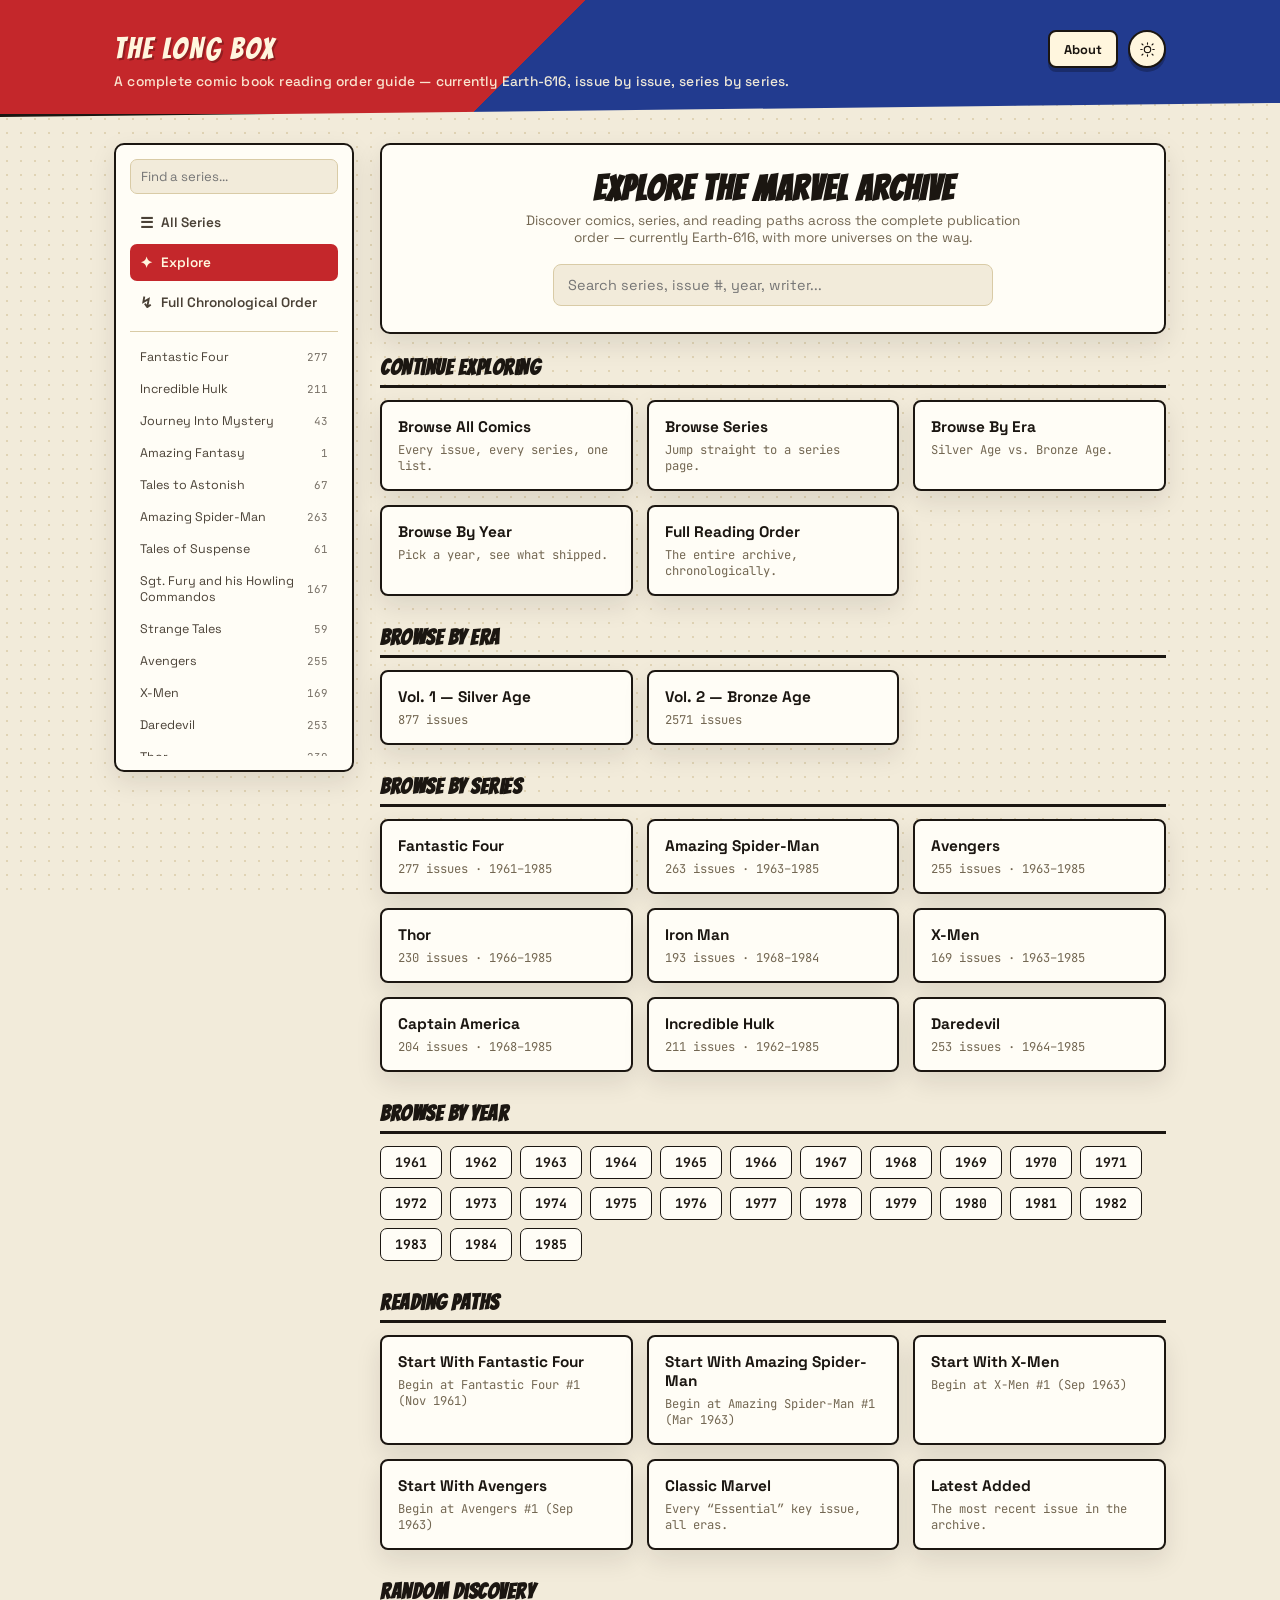
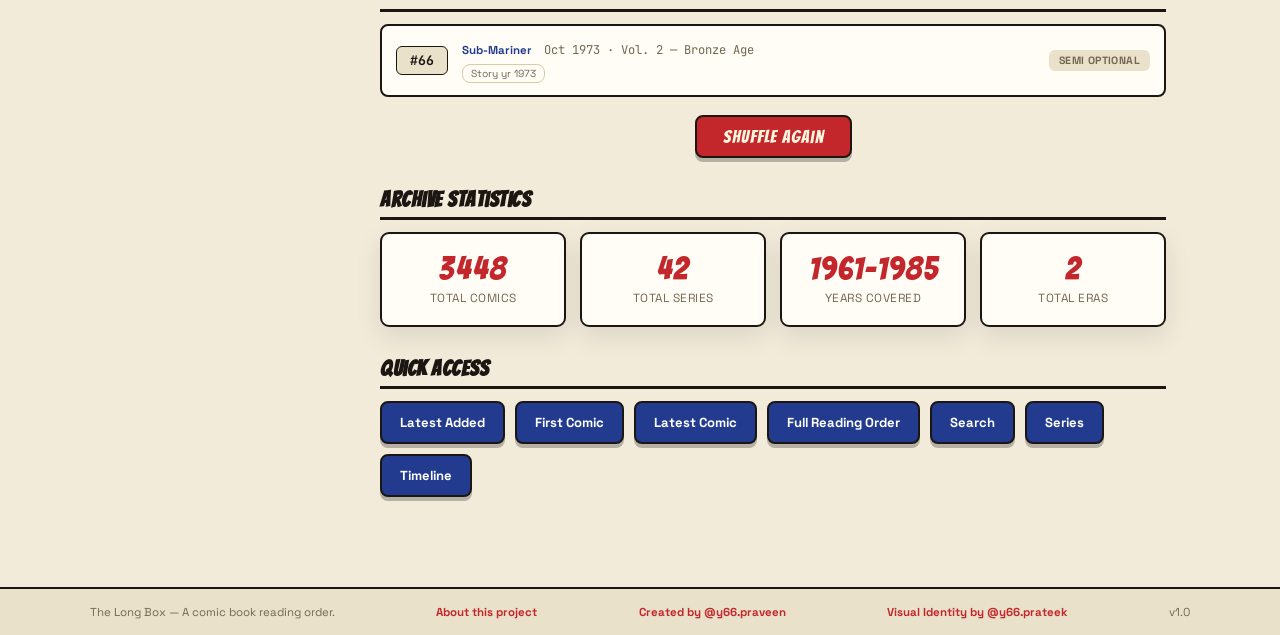
<file: index.html>
<!DOCTYPE html>
<html lang="en">
<head>
<meta charset="UTF-8">
<meta name="viewport" content="width=device-width, initial-scale=1.0">

<meta name="theme-color" content="#C4272B" media="(prefers-color-scheme: light)">
<meta name="theme-color" content="#15110D" media="(prefers-color-scheme: dark)">

<title>The Long Box — Complete Marvel Comics Reading Order Guide</title>
<meta name="description" content="The Long Box is a free, publication-order comic book reading guide. Currently covering Marvel's Earth-616 — every issue of every series from Fantastic Four #1 (1961) through Secret Wars (1985) — with more universes and eras planned.">
<meta name="keywords" content="Marvel reading order, comic book reading order, Earth-616, Marvel reading guide, comic book guide, Marvel timeline, publication order, comic chronology, Marvel events, classic Marvel comics">
<!-- TODO once deployed: replace https://example.com with your real Cloudflare Pages
     domain in the 3 places below (canonical, og:image, JSON-LD url). Everything else
     on the page updates itself automatically -- these 3 are the only hardcoded ones,
     because search engines and link-preview bots read them without running JS. -->
<link rel="canonical" id="canonicalLink" href="https://thelongboxgo.netlify.app">

<meta property="og:type" content="website">
<meta property="og:title" content="The Long Box — Complete Marvel Comics Reading Order">
<meta property="og:description" content="A complete comic book reading guide, in real publication order — currently Marvel's Earth-616, from Fantastic Four #1 to Secret Wars, with more to come.">
<meta property="og:image" content="https://thelongboxgo.netlify.appsocial-preview.png">
<meta property="og:url" content="https://thelongboxgo.netlify.app">
<meta property="og:site_name" content="The Long Box">
<meta property="og:locale" content="en_US">

<meta name="twitter:card" content="summary_large_image">
<meta name="twitter:title" content="The Long Box — Complete Marvel Comics Reading Order">
<meta name="twitter:description" content="A complete comic book reading guide, in real publication order — currently Marvel's Earth-616, from Fantastic Four #1 to Secret Wars, with more to come.">
<meta name="twitter:image" content="https://thelongboxgo.netlify.appsocial-preview.png">

<link rel="icon" type="image/x-icon" href="/favicon.ico">

<script type="application/ld+json" id="jsonld-website">
{
  "@context": "https://schema.org",
  "@type": "WebSite",
  "name": "The Long Box",
  "alternateName": "616 Archive",
  "description": "A publication-order comic book reading guide, currently covering Marvel's Earth-616.",
  "url": "https://thelongboxgo.netlify.app"
}
</script>

<link rel="preconnect" href="https://fonts.googleapis.com">
<link rel="preconnect" href="https://fonts.gstatic.com" crossorigin>
<link href="https://fonts.googleapis.com/css2?family=Bangers&family=Space+Grotesk:wght@400;500;600;700&family=JetBrains+Mono:wght@400;500;700&display=swap" rel="stylesheet">
<link rel="stylesheet" href="/style.css">
<script>
(function () {
  try {
    var saved = localStorage.getItem("archive616_theme");
    var theme = saved === "dark" || saved === "light"
      ? saved
      : (window.matchMedia && window.matchMedia("(prefers-color-scheme: dark)").matches ? "dark" : "light");
    if (theme === "dark") document.documentElement.setAttribute("data-theme", "dark");
  } catch (e) {}
})();
</script>
</head>
<body>

<div class="halftone-layer" aria-hidden="true"></div>

<header class="site-header">
  <div class="header-inner">
    <a href="/" class="brand" data-link>
      <span class="brand-word">THE LONG BOX</span>
    </a>
    <p class="tagline">A complete comic book reading order guide — currently Earth-616, issue by issue, series by series.</p>
    <div class="header-actions">
      <a href="/about" class="about-btn" data-link title="About this project">About</a>
      <button id="themeToggle" class="theme-toggle" type="button" aria-label="Toggle dark mode" title="Toggle dark mode">
        <svg class="icon-sun" viewBox="0 0 24 24" fill="none" xmlns="http://www.w3.org/2000/svg">
          <circle cx="12" cy="12" r="4.5" stroke="currentColor" stroke-width="1.6"/>
          <path d="M12 2.5V4.5M12 19.5V21.5M4.5 12H2.5M21.5 12H19.5M5.6 5.6L4.2 4.2M19.8 19.8L18.4 18.4M18.4 5.6L19.8 4.2M4.2 19.8L5.6 18.4" stroke="currentColor" stroke-width="1.6" stroke-linecap="round"/>
        </svg>
        <svg class="icon-moon" viewBox="0 0 24 24" fill="none" xmlns="http://www.w3.org/2000/svg">
          <path d="M20 14.5A8.5 8.5 0 1 1 9.5 4a7 7 0 0 0 10.5 10.5Z" stroke="currentColor" stroke-width="1.6" stroke-linejoin="round"/>
        </svg>
      </button>
      <button id="menuToggle" class="menu-toggle" type="button" aria-label="Open series navigation" aria-controls="seriesNav" aria-expanded="false">
        <span></span><span></span><span></span>
      </button>
    </div>
  </div>
</header>

<div class="app-shell">
  <nav class="series-nav" id="seriesNav">
    <div class="nav-search">
      <input type="text" id="navSearch" placeholder="Find a series...">
    </div>
    <a href="/browse" class="nav-link nav-home" id="navHome" data-link>
      <span class="nav-icon">&#9776;</span> All Series
    </a>
    <a href="/" class="nav-link nav-explore" id="navExplore" data-link>
      <span class="nav-icon">&#10022;</span> Explore
    </a>
    <a href="/all" class="nav-link nav-chrono" id="navChrono" data-link>
      <span class="nav-icon">&#8623;</span> Full Chronological Order
    </a>
    <div class="nav-divider"></div>
    <div class="nav-series-list" id="navSeriesList"></div>
  </nav>

  <main class="page-area" id="pageArea">
    <!-- Views render here -->
  </main>
</div>

<button id="scrollTopBtn" class="scroll-top-btn" title="Back to top">&uarr;</button>

<div class="modal-overlay" id="modalOverlay">
  <div class="modal-box">
    <button class="modal-close" id="modalClose" aria-label="Close">&times;</button>
    <div class="modal-burst" id="modalBurst"></div>
    <div class="modal-content">
      <span class="modal-series" id="modalSeries"></span>
      <h2 id="modalTitle"></h2>
      <div class="modal-summary" id="modalSummary"></div>
      <div class="modal-meta-grid" id="modalMetaGrid"></div>
      <div class="modal-tags" id="modalTags"></div>
    </div>
    <div class="modal-nav">
      <button class="modal-nav-btn" id="modalPrev" aria-label="Previous issue">&larr; Prev</button>
      <button class="modal-nav-btn" id="modalNext" aria-label="Next issue">Next &rarr;</button>
    </div>
  </div>
</div>

<footer class="site-footer">
  <div class="footer-inner">
    <span>The Long Box — A comic book reading order.</span>
    <a href="/about">About this project</a>
    <a href="https://www.instagram.com/y66.praveen/" target="_blank" rel="noopener">
      Created by @y66.praveen
    </a>
    <a href="https://www.instagram.com/y66.prateek/" target="_blank" rel="noopener">
      Visual Identity by @y66.prateek
    </a>
    <span class="footer-dim">v1.0</span>
  </div>
</footer>

<script src="/data.js"></script>
<script src="/enrichment.js"></script>
<script src="/seo.js"></script>
<script src="/script.js"></script>
<!-- Cloudflare Web Analytics -->
 <script type='module' src='https://static.cloudflareinsights.com/beacon.min.js' data-cf-beacon='{"token": "ceadc374beae4805a41a03b16fdb3e77"}'></script>
<!-- End Cloudflare Web Analytics -->
</body>
</html>
</file>
<file: style.css>
:root {
  --paper: #F2EBDA;
  --paper-alt: #EAE1CB;
  --card: #FFFDF6;
  --ink: #1B1611;
  --ink-soft: #4A4136;
  --text-dim: #736752;
  --red: #C4272B;
  --red-soft: rgba(196,39,43,0.12);
  --blue: #223B8F;
  --blue-soft: rgba(34,59,143,0.10);
  --gold: #DDA02E;
  --gold-soft: rgba(221,160,46,0.16);
  --border: #D9CBA6;
  --border-strong: #1B1611;
  --done: #2E7D4F;
  --ease: cubic-bezier(0.16, 1, 0.3, 1);
  --shadow: 0 10px 26px rgba(27,22,17,0.10);
  --font-display: "Bangers", cursive;
  --font-body: "Space Grotesk", sans-serif;
  --font-mono: "JetBrains Mono", monospace;
}

[data-theme="dark"] {
  --paper: #15110D;
  --paper-alt: #1C1712;
  --card: #201A14;
  --ink: #F1E9D6;
  --ink-soft: #CBBFA6;
  --text-dim: #93876F;
  --red: #E85559;
  --red-soft: rgba(232,85,89,0.14);
  --blue: #6E8AE8;
  --blue-soft: rgba(110,138,232,0.14);
  --gold: #F0BE5A;
  --gold-soft: rgba(240,190,90,0.16);
  --border: rgba(230,213,175,0.16);
  --border-strong: #F1E9D6;
  --done: #4CAF74;
  --shadow: 0 14px 34px rgba(0,0,0,0.4);
}

* { box-sizing: border-box; }
html { scroll-behavior: smooth; }
body {
  margin: 0;
  font-family: var(--font-body);
  background: var(--paper);
  color: var(--ink);
  min-height: 100vh;
  position: relative;
  overflow-x: hidden;
  transition: background-color 0.25s ease, color 0.25s ease;
}

/* Halftone dot texture overlay */
.halftone-layer {
  position: fixed;
  inset: 0;
  z-index: -1;
  pointer-events: none;
  opacity: 0.5;
  background-image: radial-gradient(circle, var(--border) 1px, transparent 1.2px);
  background-size: 14px 14px;
  mix-blend-mode: multiply;
}
[data-theme="dark"] .halftone-layer { mix-blend-mode: screen; opacity: 0.06; }

/* ---------------- Header ---------------- */
.site-header {
  position: relative;
  border-bottom: 3px solid var(--border-strong);
  background:
    linear-gradient(135deg, var(--red) 0%, var(--red) 42%, var(--blue) 42%, var(--blue) 100%);
  clip-path: polygon(0 0, 100% 0, 100% 88%, 0 100%);
  padding-bottom: 14px;
}
.header-inner {
  max-width: 1100px;
  margin: 0 auto;
  padding: 30px 24px 10px;
  display: flex;
  align-items: center;
  flex-wrap: wrap;
  gap: 4px 18px;
  position: relative;
}
.brand {
  display: flex;
  align-items: center;
  gap: 12px;
  text-decoration: none;
  line-height: 1;
  order: 1;
}
.brand-word {
  font-family: var(--font-display);
  font-size: 1.9rem;
  color: #FFF6DE;
  letter-spacing: 2px;
  text-shadow: 2px 2px 0 rgba(0,0,0,0.25);
}
.tagline {
  flex-basis: 100%;
  color: #FFF6DE;
  opacity: 0.92;
  font-size: 0.86rem;
  font-weight: 500;
  margin: 0;
  letter-spacing: 0.2px;
  order: 3;
}
.header-actions {
  display: flex;
  align-items: center;
  gap: 10px;
  margin-left: auto;
  order: 2;
}
.about-btn {
  font-family: var(--font-body);
  font-weight: 700;
  font-size: 0.8rem;
  color: #1B1611;
  background: #FFF6DE;
  border: 2px solid var(--border-strong);
  padding: 0 14px;
  height: 38px;
  display: flex;
  align-items: center;
  border-radius: 8px;
  text-decoration: none;
  box-shadow: 0 4px 0 rgba(0,0,0,0.25);
  transition: transform 0.15s var(--ease);
  white-space: nowrap;
}
.about-btn:hover { transform: translateY(-2px); }
.theme-toggle {
  width: 38px;
  height: 38px;
  border-radius: 50%;
  background: #FFF6DE;
  border: 2px solid var(--border-strong);
  color: #1B1611;
  display: flex;
  align-items: center;
  justify-content: center;
  cursor: pointer;
  box-shadow: 0 4px 0 rgba(0,0,0,0.25);
  transition: transform 0.15s var(--ease);
  flex-shrink: 0;
}
.theme-toggle:hover { transform: translateY(-2px); }
.theme-toggle:active { transform: translateY(1px); box-shadow: 0 2px 0 rgba(0,0,0,0.25); }
.theme-toggle svg { width: 17px; height: 17px; }
.theme-toggle .icon-moon { display: none; }
[data-theme="dark"] .theme-toggle .icon-sun { display: none; }
[data-theme="dark"] .theme-toggle .icon-moon { display: block; }

.menu-toggle {
  display: none;
  width: 38px;
  height: 38px;
  background: #FFF6DE;
  border: 2px solid var(--border-strong);
  border-radius: 9px;
  cursor: pointer;
  align-items: center;
  justify-content: center;
  flex-direction: column;
  gap: 4px;
  box-shadow: 0 4px 0 rgba(0,0,0,0.25);
  flex-shrink: 0;
}
.menu-toggle span { width: 16px; height: 2px; background: #1B1611; border-radius: 2px; transition: transform 0.2s var(--ease), opacity 0.2s var(--ease); }
.menu-toggle.active span:nth-child(1) { transform: translateY(6px) rotate(45deg); }
.menu-toggle.active span:nth-child(2) { opacity: 0; }
.menu-toggle.active span:nth-child(3) { transform: translateY(-6px) rotate(-45deg); }

/* ---------------- App shell / layout ---------------- */
.app-shell {
  max-width: 1100px;
  margin: 0 auto;
  display: grid;
  grid-template-columns: 240px 1fr;
  gap: 26px;
  padding: 26px 24px 60px;
  align-items: start;
}

.series-nav {
  position: sticky;
  top: 20px;
  background: var(--card);
  border: 2px solid var(--border-strong);
  border-radius: 10px;
  box-shadow: var(--shadow);
  padding: 14px;
  max-height: calc(100vh - 40px);
  overflow-y: auto;
}
.nav-search input {
  width: 100%;
  padding: 8px 10px;
  border-radius: 7px;
  border: 1.5px solid var(--border);
  background: var(--paper);
  color: var(--ink);
  font-family: var(--font-body);
  font-size: 0.82rem;
  margin-bottom: 10px;
}
.nav-search input:focus { outline: none; border-color: var(--blue); }
.nav-link {
  display: flex;
  align-items: center;
  gap: 8px;
  padding: 9px 10px;
  border-radius: 7px;
  color: var(--ink-soft);
  text-decoration: none;
  font-size: 0.85rem;
  font-weight: 600;
  margin-bottom: 3px;
  transition: background 0.15s var(--ease), color 0.15s var(--ease);
}
.nav-icon { font-size: 0.95rem; }
.nav-link:hover { background: var(--gold-soft); color: var(--ink); }
.nav-link.active { background: var(--red); color: #FFF6DE; }
.nav-divider { height: 1px; background: var(--border); margin: 10px 0; }
.nav-series-list { display: flex; flex-direction: column; gap: 2px; max-height: 46vh; overflow-y: auto; }
.nav-series-item {
  display: flex;
  justify-content: space-between;
  align-items: center;
  gap: 6px;
  padding: 7px 10px;
  border-radius: 6px;
  color: var(--ink-soft);
  text-decoration: none;
  font-size: 0.78rem;
  transition: background 0.15s var(--ease), color 0.15s var(--ease);
}
.nav-series-item:hover { background: var(--blue-soft); color: var(--ink); }
.nav-series-item.active { background: var(--blue); color: #fff; }
.nav-series-count { font-family: var(--font-mono); font-size: 0.68rem; opacity: 0.75; }

.page-area { min-width: 0; }

/* ---------------- Page header / hero ---------------- */
.page-title-row {
  display: flex;
  align-items: baseline;
  gap: 14px;
  flex-wrap: wrap;
  margin-bottom: 4px;
}
.page-title {
  font-family: var(--font-display);
  font-size: 2.2rem;
  color: var(--ink);
  letter-spacing: 1px;
  margin: 0;
  line-height: 1;
}
.page-subtitle { color: var(--text-dim); font-size: 0.85rem; margin: 6px 0 18px; }

/* ---------------- Series grid (home) ---------------- */
.series-grid {
  display: grid;
  grid-template-columns: repeat(auto-fill, minmax(210px, 1fr));
  gap: 16px;
  margin-top: 18px;
}
.spine-card {
  background: var(--card);
  border: 2px solid var(--border-strong);
  border-radius: 8px;
  padding: 16px 16px 14px;
  text-decoration: none;
  color: var(--ink);
  position: relative;
  overflow: hidden;
  box-shadow: var(--shadow);
  transition: transform 0.18s var(--ease), box-shadow 0.18s var(--ease);
}
.spine-card::before {
  content: "";
  position: absolute;
  left: 0; top: 0; bottom: 0;
  width: 7px;
  background: var(--spine-color, var(--red));
}
.spine-card:hover { transform: translateY(-3px) rotate(-0.5deg); box-shadow: 0 16px 30px rgba(27,22,17,0.16); }
.spine-title {
  font-weight: 700;
  font-size: 1.02rem;
  margin: 0 0 8px;
  line-height: 1.25;
  padding-left: 6px;
}
.spine-meta {
  display: flex;
  justify-content: space-between;
  align-items: center;
  padding-left: 6px;
  font-size: 0.74rem;
  color: var(--text-dim);
  font-family: var(--font-mono);
}
.spine-progress-ring {
  width: 30px; height: 30px;
  border-radius: 50%;
  flex-shrink: 0;
  background: conic-gradient(var(--done) calc(var(--pct,0) * 1%), var(--border) 0);
  display: flex; align-items: center; justify-content: center;
}
.spine-progress-ring::after {
  content: "";
  width: 21px; height: 21px;
  border-radius: 50%;
  background: var(--card);
}

/* ---------------- Explore page ---------------- */
.explore-hero {
  background: var(--card);
  border: 2px solid var(--border-strong);
  border-radius: 10px;
  padding: 26px 24px;
  margin-bottom: 22px;
  box-shadow: var(--shadow);
  text-align: center;
}
.explore-hero-title { margin: 0 0 6px; }
.explore-hero-subtitle { margin: 0 auto 18px; max-width: 520px; }
.explore-hero-search { max-width: 440px; margin: 0 auto; }
.explore-hero-search input {
  width: 100%;
  font-family: var(--font-body);
  font-size: 0.9rem;
  border: 1.5px solid var(--border);
  background: var(--paper);
  color: var(--ink);
  padding: 11px 14px;
  border-radius: 8px;
}
.explore-hero-search input:focus { outline: none; border-color: var(--blue); }

.explore-section { margin-bottom: 30px; }
.explore-section-title {
  font-family: var(--font-display);
  font-size: 1.35rem;
  color: var(--ink);
  letter-spacing: 0.5px;
  margin: 0 0 12px;
  padding-bottom: 6px;
  border-bottom: 3px solid var(--border-strong);
}

.explore-card-grid {
  display: grid;
  grid-template-columns: repeat(auto-fill, minmax(200px, 1fr));
  gap: 14px;
}
.explore-card-grid-lg { grid-template-columns: repeat(auto-fill, minmax(220px, 1fr)); }

.browse-card {
  display: block;
  background: var(--card);
  border: 2px solid var(--border-strong);
  border-radius: 8px;
  padding: 15px 16px;
  text-decoration: none;
  color: var(--ink);
  box-shadow: var(--shadow);
  transition: transform 0.18s var(--ease), box-shadow 0.18s var(--ease);
}
.browse-card:hover { transform: translateY(-3px) rotate(-0.4deg); box-shadow: 0 16px 30px rgba(27,22,17,0.16); }
.browse-card h3 { font-size: 0.96rem; margin: 0 0 6px; font-weight: 700; }
.browse-card p { font-size: 0.76rem; color: var(--text-dim); margin: 0; font-family: var(--font-mono); }

.explore-year-grid { display: flex; flex-wrap: wrap; gap: 8px; }
.year-chip {
  font-family: var(--font-mono);
  font-weight: 700;
  font-size: 0.82rem;
  background: var(--card);
  border: 1.5px solid var(--border-strong);
  color: var(--ink);
  padding: 7px 14px;
  border-radius: 7px;
  text-decoration: none;
  transition: background 0.15s var(--ease), color 0.15s var(--ease), transform 0.15s var(--ease);
}
.year-chip:hover { background: var(--blue); color: #fff; transform: translateY(-2px); }

.explore-stats-grid {
  display: grid;
  grid-template-columns: repeat(auto-fit, minmax(150px, 1fr));
  gap: 14px;
}
.stat-block {
  background: var(--card);
  border: 2px solid var(--border-strong);
  border-radius: 9px;
  padding: 18px;
  text-align: center;
  box-shadow: var(--shadow);
}
.stat-number { display: block; font-family: var(--font-display); font-size: 2rem; color: var(--red); letter-spacing: 1px; }
.stat-label { font-size: 0.74rem; color: var(--text-dim); text-transform: uppercase; letter-spacing: 0.5px; }

.explore-quick-grid { display: flex; flex-wrap: wrap; gap: 10px; }
.quick-access-btn {
  font-family: var(--font-body);
  font-weight: 700;
  font-size: 0.82rem;
  background: var(--blue);
  color: #fff;
  border: 2px solid var(--border-strong);
  padding: 11px 18px;
  border-radius: 8px;
  text-decoration: none;
  box-shadow: 0 4px 0 rgba(0,0,0,0.25);
  transition: transform 0.15s var(--ease);
}
.quick-access-btn:hover { transform: translateY(-2px); }

.random-card { cursor: pointer; margin-bottom: 12px; }
.shuffle-btn { margin: 0; }

/* ---------------- Toolbar ---------------- */
.toolbar {
  display: flex;
  flex-wrap: wrap;
  gap: 10px;
  align-items: center;
  margin-bottom: 16px;
  padding: 12px;
  background: var(--card);
  border: 2px solid var(--border-strong);
  border-radius: 9px;
  box-shadow: var(--shadow);
}
.tb-group { display: flex; gap: 6px; flex-wrap: wrap; align-items: center; }
.tb-select, .tb-search input, .tb-btn {
  font-family: var(--font-body);
  font-size: 0.8rem;
  border: 1.5px solid var(--border);
  background: var(--paper);
  color: var(--ink);
  padding: 7px 11px;
  border-radius: 7px;
  cursor: pointer;
}
.tb-select:focus, .tb-search input:focus { outline: none; border-color: var(--blue); }
.tb-btn { display: flex; align-items: center; gap: 5px; font-weight: 600; }
.tb-btn:hover { border-color: var(--gold); }
.tb-btn.active { background: var(--blue); color: #fff; border-color: var(--blue); }

/* ---------------- Multi-select filter dropdown ---------------- */
.multi-select { position: relative; }
.multi-select-btn { white-space: nowrap; }
.multi-select-btn.active { background: var(--blue); color: #fff; border-color: var(--blue); }
.multi-select-panel {
  display: none;
  position: absolute;
  top: calc(100% + 6px);
  left: 0;
  z-index: 40;
  background: var(--card);
  border: 2px solid var(--border-strong);
  border-radius: 8px;
  box-shadow: var(--shadow);
  padding: 8px;
  min-width: 190px;
}
.multi-select-panel.open { display: block; }
.multi-select-row {
  display: flex;
  align-items: center;
  gap: 7px;
  font-size: 0.8rem;
  padding: 6px 8px;
  border-radius: 6px;
  cursor: pointer;
  white-space: nowrap;
}
.multi-select-row:hover { background: var(--gold-soft); }
.multi-select-row input { cursor: pointer; accent-color: var(--blue); }
.tb-search input { min-width: 160px; cursor: text; }
.tb-spacer { flex: 1; }
.tb-progress { display: flex; align-items: center; gap: 8px; font-size: 0.78rem; color: var(--text-dim); font-family: var(--font-mono); }
.tb-progress-track { width: 90px; height: 6px; background: var(--border); border-radius: 4px; overflow: hidden; }
.tb-progress-fill { height: 100%; background: var(--done); border-radius: 4px; transition: width 0.3s var(--ease); }

/* ---------------- Issue list / panels ---------------- */
.issue-list { display: flex; flex-direction: column; gap: 10px; }

.issue-card {
  display: flex;
  align-items: center;
  gap: 14px;
  background: var(--card);
  border: 2px solid var(--border-strong);
  border-radius: 8px;
  padding: 12px 14px;
  cursor: pointer;
  position: relative;
  transition: transform 0.12s var(--ease), box-shadow 0.12s var(--ease);
}
.issue-card:hover { transform: translateX(3px); box-shadow: var(--shadow); }
.issue-card.watched { opacity: 0.6; }
.issue-card.watched .issue-num { background: var(--done); color: #fff; }

.issue-num {
  font-family: var(--font-mono);
  font-weight: 700;
  font-size: 0.82rem;
  background: var(--paper-alt);
  border: 1.5px solid var(--border-strong);
  min-width: 52px;
  text-align: center;
  padding: 5px 6px;
  border-radius: 6px;
  flex-shrink: 0;
}
.issue-main { flex: 1; min-width: 0; }
.issue-series-tag { font-size: 0.72rem; color: var(--blue); font-weight: 700; margin-right: 8px; }
.issue-date { font-size: 0.76rem; color: var(--text-dim); font-family: var(--font-mono); }
.issue-summary { font-size: 0.78rem; color: var(--ink-soft); margin-top: 4px; font-style: italic; }
.issue-tags { display: flex; gap: 5px; flex-wrap: wrap; margin-top: 5px; }
.tag-pill {
  font-size: 0.64rem;
  padding: 2px 8px;
  border-radius: 8px;
  border: 1px solid var(--border);
  color: var(--text-dim);
  white-space: nowrap;
}
.tag-writer { background: var(--blue-soft); color: var(--blue); border-color: transparent; font-weight: 600; }
.imp-badge {
  font-size: 0.66rem;
  font-weight: 700;
  padding: 4px 10px;
  border-radius: 6px;
  text-transform: uppercase;
  letter-spacing: 0.4px;
  flex-shrink: 0;
  white-space: nowrap;
}
.imp-Essential { background: var(--red); color: #fff; }
.imp-Major { background: var(--gold); color: #1B1611; }
.imp-Recommended { background: var(--blue-soft); color: var(--blue); }
.imp-SemiOptional { background: var(--paper-alt); color: var(--text-dim); }
.imp-Optional { background: var(--paper-alt); color: var(--text-dim); }
.imp-ReferenceOnly { background: transparent; color: var(--text-dim); border: 1px dashed var(--border); }

.burst {
  position: absolute;
  top: -8px;
  right: 40px;
  font-family: var(--font-display);
  font-size: 0.62rem;
  color: #1B1611;
  background: var(--gold);
  padding: 3px 9px;
  transform: rotate(-8deg);
  border-radius: 3px;
  box-shadow: 0 2px 0 rgba(0,0,0,0.2);
  letter-spacing: 0.5px;
}

.watch-checkbox {
  width: 26px; height: 26px;
  border-radius: 50%;
  border: 2px solid var(--border-strong);
  background: var(--paper);
  display: flex; align-items: center; justify-content: center;
  cursor: pointer;
  flex-shrink: 0;
}
.watch-checkbox svg { width: 13px; height: 13px; opacity: 0; transition: opacity 0.15s var(--ease); }
.watch-checkbox.checked { background: var(--done); border-color: var(--done); }
.watch-checkbox.checked svg { opacity: 1; }

.load-more-btn {
  display: block;
  margin: 18px auto 0;
  font-family: var(--font-display);
  font-size: 1.1rem;
  letter-spacing: 1px;
  background: var(--red);
  color: #FFF6DE;
  border: 2px solid var(--border-strong);
  padding: 10px 26px;
  border-radius: 8px;
  cursor: pointer;
  box-shadow: 0 4px 0 rgba(0,0,0,0.25);
}
.load-more-btn:hover { transform: translateY(-2px); }
.load-more-btn:active { transform: translateY(1px); box-shadow: 0 2px 0 rgba(0,0,0,0.25); }

.empty-msg { text-align: center; color: var(--text-dim); padding: 50px 0; font-size: 0.95rem; }

/* Year divider */
.year-divider {
  font-family: var(--font-display);
  font-size: 1.3rem;
  color: var(--red);
  letter-spacing: 1px;
  margin: 22px 0 4px;
  padding-bottom: 4px;
  border-bottom: 3px solid var(--border-strong);
}
.year-divider:first-child { margin-top: 0; }

/* ---------------- Modal ---------------- */
.modal-overlay {
  display: none;
  position: fixed;
  inset: 0;
  background: rgba(20,15,10,0.55);
  backdrop-filter: blur(3px);
  align-items: center;
  justify-content: center;
  padding: 20px;
  z-index: 100;
}
.modal-overlay.open { display: flex; }
.modal-box {
  background: var(--card);
  border: 3px solid var(--border-strong);
  border-radius: 12px;
  max-width: 440px;
  width: 100%;
  max-height: 86vh;
  overflow-y: auto;
  position: relative;
  box-shadow: 0 30px 70px rgba(0,0,0,0.35);
  animation: modalIn 0.25s var(--ease);
}
@keyframes modalIn { from { opacity: 0; transform: translateY(12px) scale(0.98); } to { opacity: 1; transform: translateY(0) scale(1); } }
.modal-burst {
  height: 64px;
  background: linear-gradient(135deg, var(--red), var(--blue));
  border-radius: 9px 9px 0 0;
}
.modal-close {
  position: absolute;
  top: 12px; right: 14px;
  width: 30px; height: 30px;
  border-radius: 50%;
  background: rgba(255,255,255,0.85);
  border: 2px solid var(--border-strong);
  color: #1B1611;
  font-size: 1.2rem;
  cursor: pointer;
  display: flex; align-items: center; justify-content: center;
}
.modal-content { padding: 18px 24px 6px; }
.modal-series { font-size: 0.72rem; font-weight: 700; color: var(--blue); text-transform: uppercase; letter-spacing: 0.5px; }
.modal-box h2 { font-family: var(--font-display); font-size: 1.6rem; margin: 6px 0 14px; letter-spacing: 0.5px; }
.modal-summary {
  background: var(--gold-soft);
  border-left: 3px solid var(--gold);
  border-radius: 6px;
  padding: 10px 14px;
  margin-bottom: 14px;
}
.modal-summary p { margin: 0; font-size: 0.86rem; line-height: 1.45; font-style: italic; color: var(--ink); }
.meta-unknown { color: var(--text-dim); font-style: italic; font-weight: 400; }
.modal-meta-grid {
  display: grid;
  grid-template-columns: 1fr 1fr;
  gap: 10px;
  padding: 12px 0;
  border-top: 1.5px solid var(--border);
  border-bottom: 1.5px solid var(--border);
  margin-bottom: 14px;
}
.modal-meta-item { font-size: 0.78rem; }
.modal-meta-label { display: block; color: var(--text-dim); font-size: 0.66rem; text-transform: uppercase; letter-spacing: 0.4px; margin-bottom: 2px; }
.modal-tags { display: flex; flex-wrap: wrap; gap: 6px; padding-bottom: 18px; }
.modal-nav { display: flex; justify-content: space-between; padding: 12px 24px 20px; border-top: 1.5px solid var(--border); }
.modal-nav-btn {
  background: transparent;
  border: 1.5px solid var(--border);
  color: var(--ink-soft);
  padding: 7px 14px;
  border-radius: 7px;
  font-size: 0.8rem;
  cursor: pointer;
  font-weight: 600;
}
.modal-nav-btn:hover:not(:disabled) { border-color: var(--blue); color: var(--blue); }
.modal-nav-btn:disabled { opacity: 0.3; cursor: default; }

/* ---------------- Scroll to top ---------------- */
.scroll-top-btn {
  position: fixed;
  bottom: 22px; right: 22px;
  width: 42px; height: 42px;
  border-radius: 50%;
  border: 2px solid var(--border-strong);
  background: var(--red);
  color: #FFF6DE;
  font-size: 1.2rem;
  cursor: pointer;
  display: none;
  align-items: center; justify-content: center;
  z-index: 50;
  box-shadow: 0 4px 0 rgba(0,0,0,0.25);
}
.scroll-top-btn.visible { display: flex; }
.scroll-top-btn:hover { transform: translateY(-2px); }

/* ---------------- Footer ---------------- */
.site-footer { border-top: 2px solid var(--border-strong); padding: 16px 24px; background: var(--paper-alt); }
.footer-inner { max-width: 1100px; margin: 0 auto; display: flex; flex-wrap: wrap; justify-content: space-between; gap: 6px; font-size: 0.72rem; color: var(--text-dim); }
.footer-inner a { color: var(--red); text-decoration: none; font-weight: 700; }
.footer-inner a:hover { text-decoration: underline; }

/* ---------------- About page ---------------- */
.about-box {
  background: var(--card);
  border: 2px solid var(--border-strong);
  border-radius: 10px;
  padding: 18px 22px;
  margin-bottom: 16px;
  box-shadow: var(--shadow);
}
.about-box h2 {
  font-family: var(--font-display);
  font-size: 1.3rem;
  color: var(--gold);
  letter-spacing: 0.5px;
  margin: 0 0 10px;
  padding-bottom: 8px;
  border-bottom: 2px solid var(--border);
}
.about-box p { font-size: 0.88rem; line-height: 1.6; color: var(--ink-soft); margin: 0 0 10px; }
.about-box p:last-child { margin-bottom: 0; }
.about-box ul { margin: 0; padding-left: 20px; }
.about-box li { font-size: 0.88rem; line-height: 1.6; color: var(--ink-soft); margin-bottom: 8px; }
.about-box li:last-child { margin-bottom: 0; }
.about-box strong { color: var(--red); }
[data-theme="dark"] .about-box strong { color: var(--gold); }
.about-table { width: 100%; border-collapse: collapse; font-size: 0.86rem; }
.about-table tr { border-bottom: 1px solid var(--border); }
.about-table tr:last-child { border-bottom: none; }
.about-table td { padding: 8px 10px 8px 0; vertical-align: top; color: var(--ink-soft); line-height: 1.5; }
.about-table-key {
  font-family: var(--font-mono);
  font-weight: 700;
  color: var(--red);
  white-space: nowrap;
  width: 1%;
  padding-right: 16px !important;
}
[data-theme="dark"] .about-table-key { color: var(--gold); }

/* ---------------- Responsive ---------------- */
@media (max-width: 860px) {
  .app-shell { grid-template-columns: 1fr; padding: 18px 16px 50px; }
  .series-nav {
    position: fixed;
    top: 0; left: 0; bottom: 0;
    width: 82vw;
    max-width: 320px;
    max-height: none;
    border-radius: 0;
    border-right: 3px solid var(--border-strong);
    transform: translateX(-105%);
    transition: transform 0.28s var(--ease);
    z-index: 90;
  }
  .series-nav.mobile-open { transform: translateX(0); }
  .menu-toggle { display: flex; }

  .header-inner { padding: 20px 16px 10px; gap: 4px 12px; }
  .brand-word { font-size: 1.25rem; letter-spacing: 1px; }
  .tagline { font-size: 0.72rem; }
  .header-actions { gap: 6px; }
  .about-btn { height: 34px; font-size: 0.72rem; padding: 0 10px; }
  .theme-toggle { width: 34px; height: 34px; }
  .menu-toggle { width: 34px; height: 34px; }

  .page-title { font-size: 1.5rem; }
  .page-subtitle { font-size: 0.78rem; }

  .series-grid { grid-template-columns: 1fr; gap: 12px; }

  .toolbar { padding: 10px; gap: 8px; }
  .tb-group { width: 100%; }
  .tb-group.tb-search { order: 5; }
  .tb-select, .tb-btn { flex: 1; min-width: 0; font-size: 0.76rem; padding: 8px 8px; }
  .tb-search input { width: 100%; min-width: 0; }
  .tb-spacer { display: none; }
  .tb-progress { width: 100%; justify-content: space-between; order: 6; }
  .tb-progress-track { flex: 1; }

  .issue-card { flex-wrap: wrap; padding: 12px; gap: 10px; }
  .issue-main { flex-basis: 100%; order: 3; }
  .imp-badge { order: 2; }
  .watch-checkbox { order: 4; margin-left: auto; }
  .burst { top: -10px; right: 10px; font-size: 0.56rem; }

  .modal-box { max-width: 100%; margin: 0 6px; }
  .modal-meta-grid { grid-template-columns: 1fr 1fr; }

  .about-box { padding: 14px 16px; }
  .about-box h2 { font-size: 1.1rem; }

  .site-footer { padding: 14px 16px; }
  .footer-inner { flex-direction: column; gap: 4px; text-align: center; }
}
@media (max-width: 480px) {
  .modal-meta-grid { grid-template-columns: 1fr; }
  .issue-card { flex-wrap: wrap; }
  .brand-word { font-size: 1.05rem; }
  .tagline { display: none; }
}
</file>
